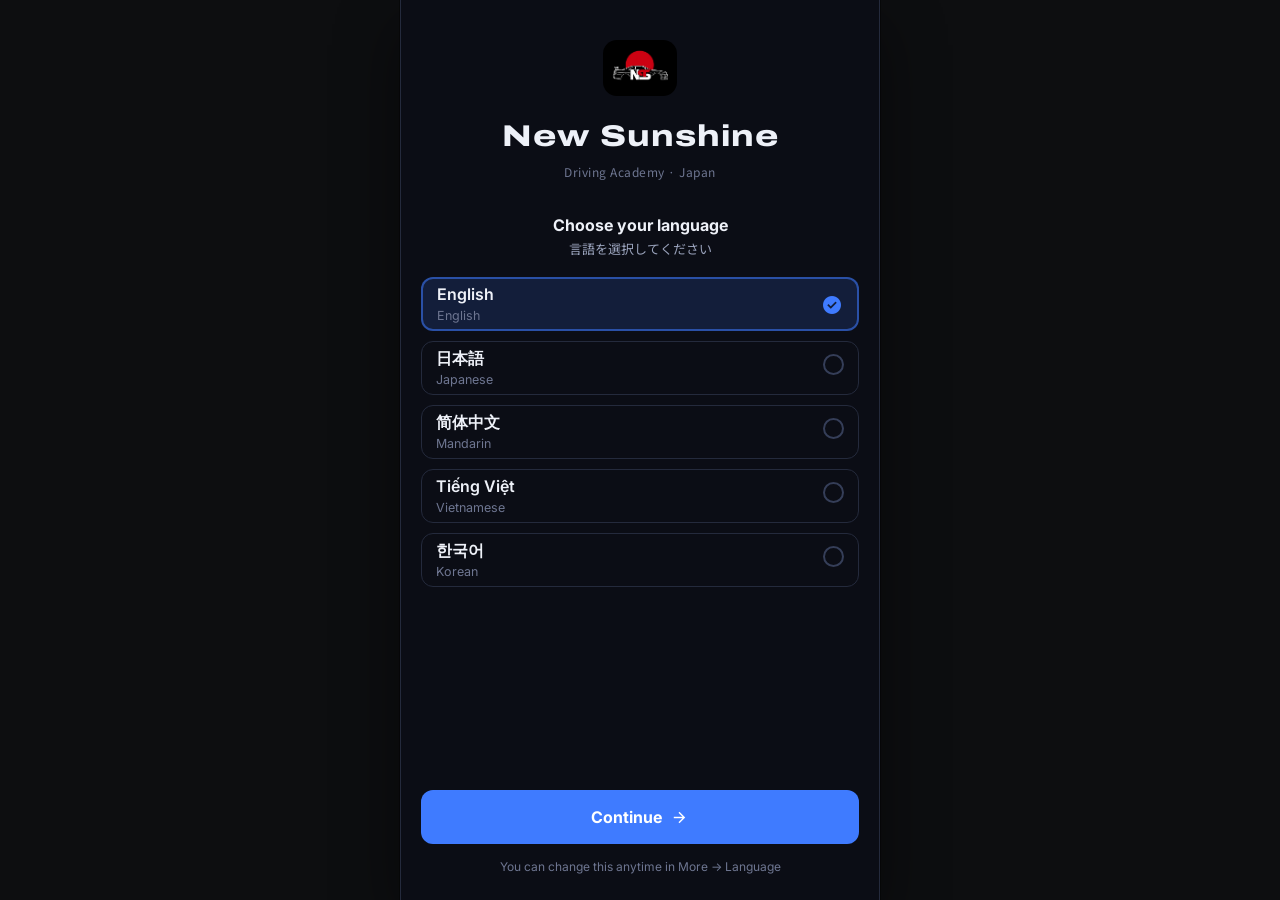
<file: index.html>
<!DOCTYPE html>
<html lang="en">
<head>
  <meta charset="utf-8">
  <meta name="viewport" content="width=device-width, initial-scale=1, viewport-fit=cover">
  <title>New Sunshine — International Driving School, Japan</title>
  <link rel="icon" type="image/png" href="logo.JPG">
  <link rel="apple-touch-icon" href="logo.JPG">

  <link rel="preconnect" href="https://fonts.googleapis.com">
  <link rel="preconnect" href="https://fonts.gstatic.com" crossorigin>
  <link href="https://fonts.googleapis.com/css2?family=Archivo:wdth,wght@62..125,400..900&family=Inter:wght@400;500;600;700;800&family=Noto+Sans+JP:wght@400;500;700&family=Noto+Sans+SC:wght@400;500;700&family=JetBrains+Mono:wght@400;500;700&family=Material+Symbols+Outlined:opsz,wght,FILL,GRAD@24,400,0..1,0&display=swap" rel="stylesheet">

  <link rel="stylesheet" href="css/tokens.css">
  <link rel="stylesheet" href="css/base.css">
  <link rel="stylesheet" href="css/components.css">
  <link rel="stylesheet" href="css/screens.css">
</head>
<body>
  <!-- App device column. The shell renders top bar / content / tab bar into #app. -->
  <div id="app" class="app-frame">
    <header id="topbar"></header>
    <main id="content" class="content" tabindex="-1"></main>
    <nav id="tabbar" class="tabbar" aria-label="Primary"></nav>
  </div>

  <!-- Language switcher sheet (toggled by the top-bar pill / More → Language) -->
  <div id="lang-sheet" class="sheet" hidden></div>

  <script type="module" src="js/main.js"></script>
</body>
</html>
</file>
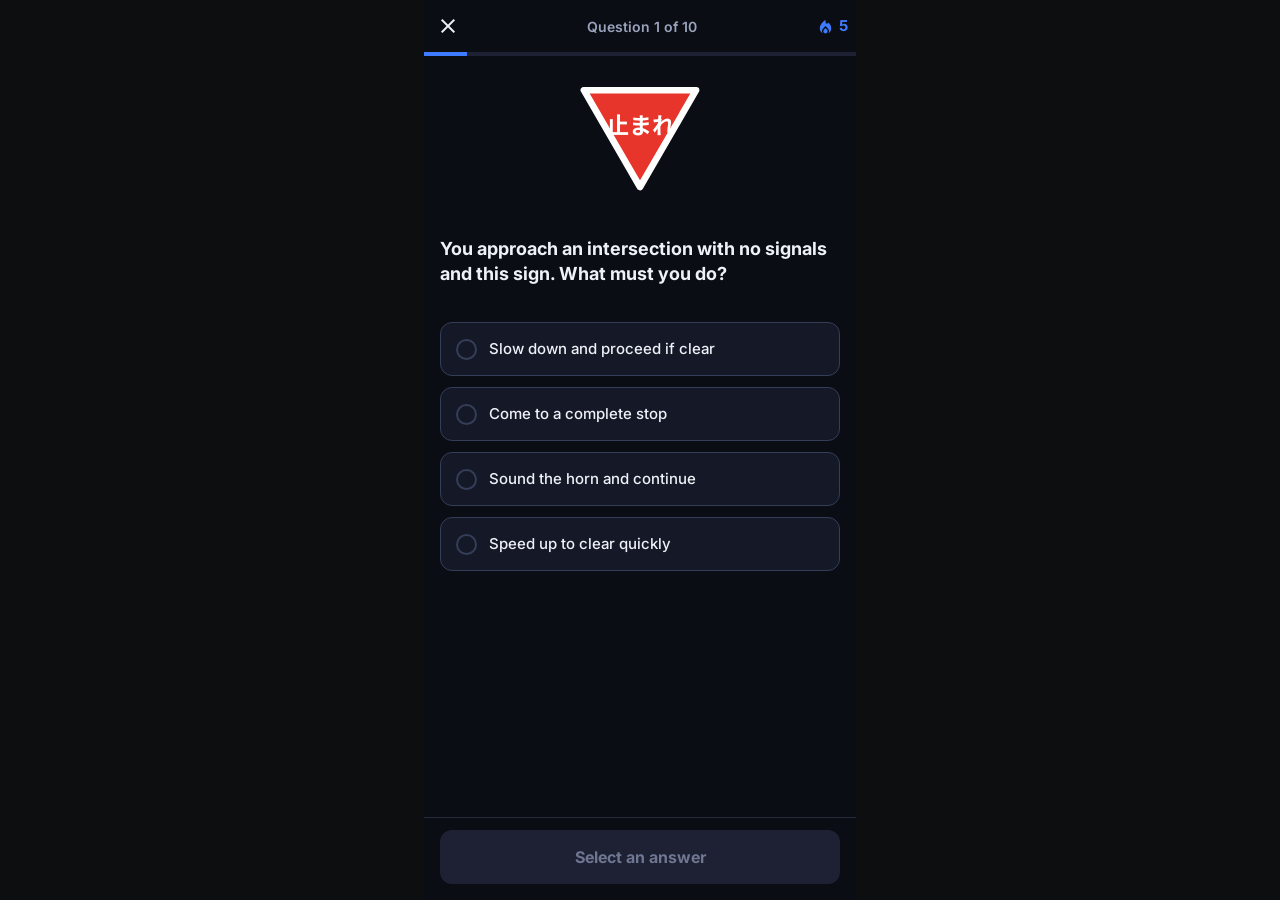
<file: _drive.html>
<!DOCTYPE html><html><head><meta charset="utf-8"><meta name="viewport" content="width=device-width,initial-scale=1">
<style>html,body{margin:0;background:#0d0e10}#f{border:0;display:block;margin:0 auto}</style></head>
<body><iframe id="f" width="432" height="900"></iframe>
<script>
// TEMP QA driver. params: topic, adv (advance N questions), pick (reveal). Deleted after QA.
const p = new URLSearchParams(location.search);
const topic = p.get('topic') || 'signs';
const adv = Number(p.get('adv') || 0);
const pick = p.get('pick');
localStorage.setItem('torque.lang', JSON.stringify(p.get('lang') || 'en'));
localStorage.setItem('torque.quiz', JSON.stringify({ xp: 100, streak: 5, level: 1, lastTopic: topic, topicProgress:{}, unlockedNotes:[], missed:[] }));
const f = document.getElementById('f');
f.src = '/index.html#/study/quiz';
const sleep = (ms) => new Promise(r => setTimeout(r, ms));
f.onload = async () => {
  await sleep(1500);
  const d = () => f.contentDocument;
  for (let i = 0; i < adv; i++) {
    d().querySelector('[data-opt]')?.click(); await sleep(120);
    d().querySelector('[data-check]')?.click(); await sleep(120);
    d().querySelector('[data-next]')?.click(); await sleep(180);
  }
  if (pick != null) {
    const opts = d().querySelectorAll('[data-opt]');
    if (opts[Number(pick)]) opts[Number(pick)].click(); await sleep(150);
    d().querySelector('[data-check]')?.click();
  }
};
</script></body></html>
</file>
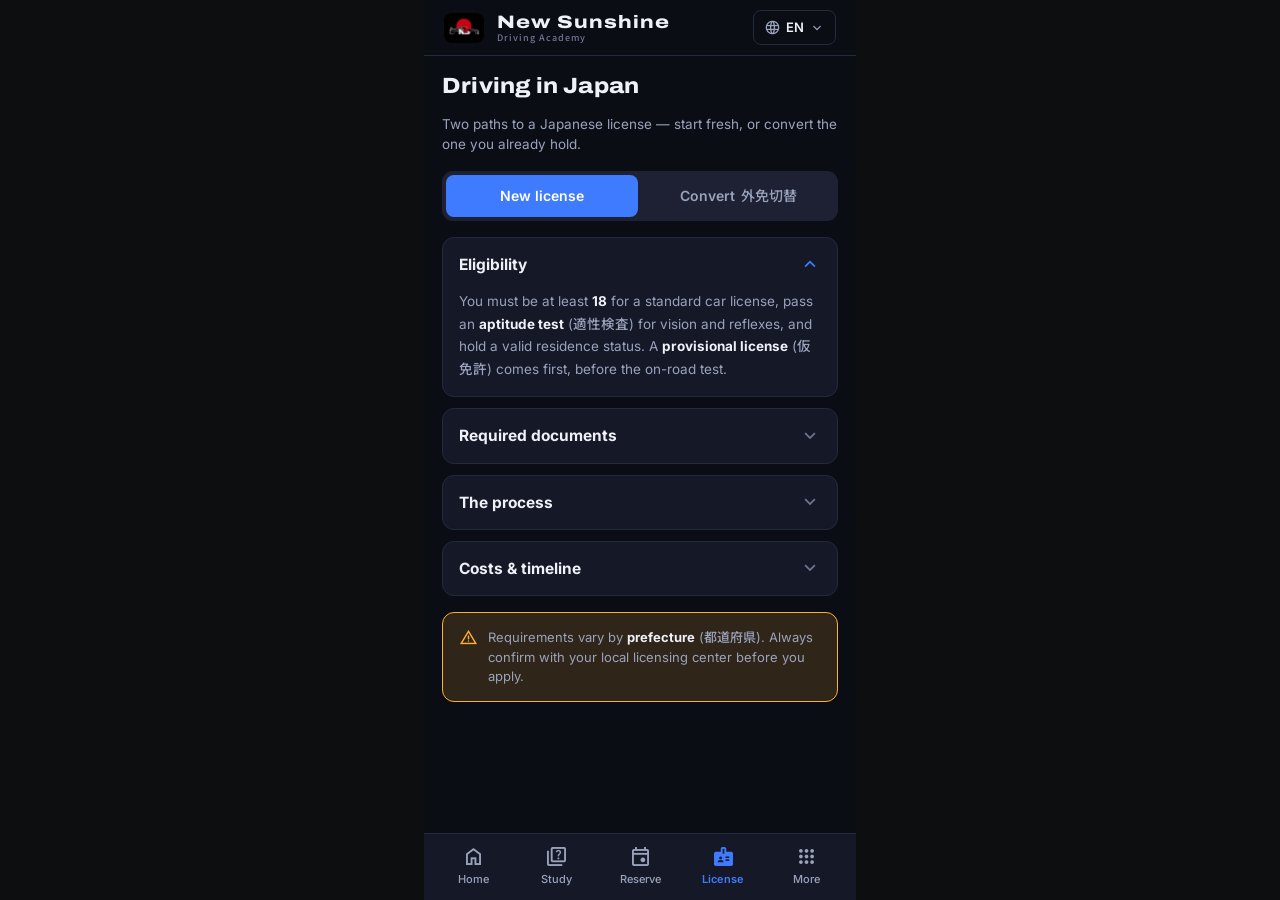
<file: _lic.html>
<!DOCTYPE html><html><head><meta charset="utf-8"><style>html,body{margin:0;background:#0d0e10}#f{border:0;display:block;margin:0 auto}</style></head>
<body><iframe id="f" width="432" height="900"></iframe><script>
localStorage.setItem('torque.lang', JSON.stringify('en'));
const f=document.getElementById('f'); f.src='/index.html#/license';
f.onload=()=>setTimeout(()=>{ f.contentDocument.querySelector('[data-mode="convert"]')?.click(); },1500);
</script></body></html>
</file>
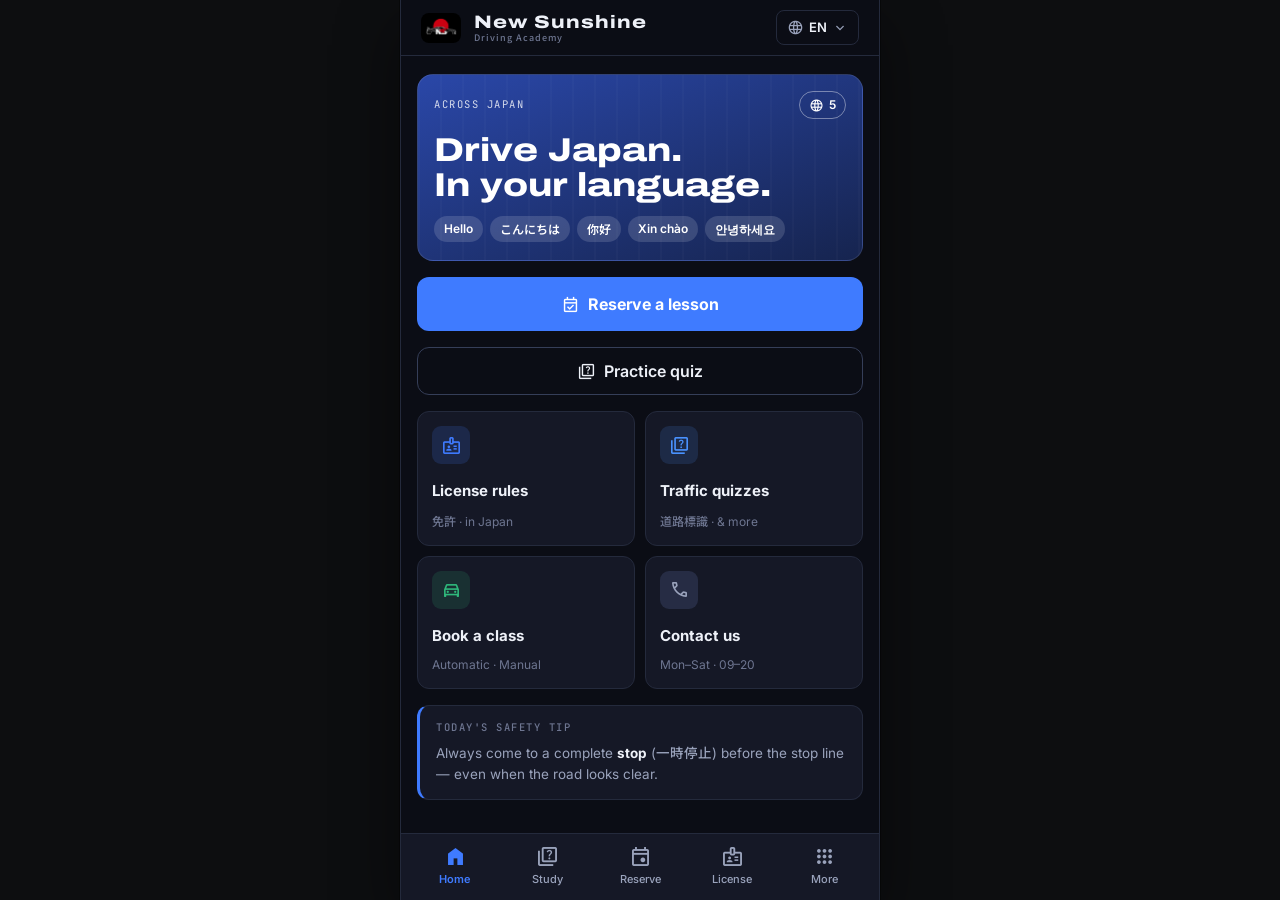
<file: _seed.html>
<!DOCTYPE html><html><head><meta charset="utf-8"></head><body><script>
// TEMP verification helper — seeds localStorage then redirects. Deleted after QA.
const p = new URLSearchParams(location.search);
localStorage.setItem('torque.lang', JSON.stringify(p.get('lang') || 'en'));
if (p.get('returning')) {
  localStorage.setItem('torque.quiz', JSON.stringify({
    xp: 1240, streak: 12, level: 4,
    topicProgress: { signs: 12, row: 3, highway: 0, markings: 6 },
    unlockedNotes: [
      { id: 'signs1', topicId: 'signs', learned: true },
      { id: 'row5', topicId: 'signs', learned: true },
      { id: 'hw1', topicId: 'signs', learned: false },
    ],
    missed: ['hw1'], lastTopic: 'markings',
  }));
}
if (p.get('draft')) {
  localStorage.setItem('torque.reserveDraft', JSON.stringify({
    lesson: { id: 'program4w', duration: 50, price: 200000 },
    date: { dow: 'Wed', day: 18 }, time: '11:00',
    name: 'Mai Tran', phone: '080-1234-5678', email: 'mai.tran@email.com', note: '',
    code: p.get('code') ? 'TQ-8F4K' : null,
  }));
}
location.replace('/index.html#' + (p.get('to') || '/home'));
</script></body></html>
</file>
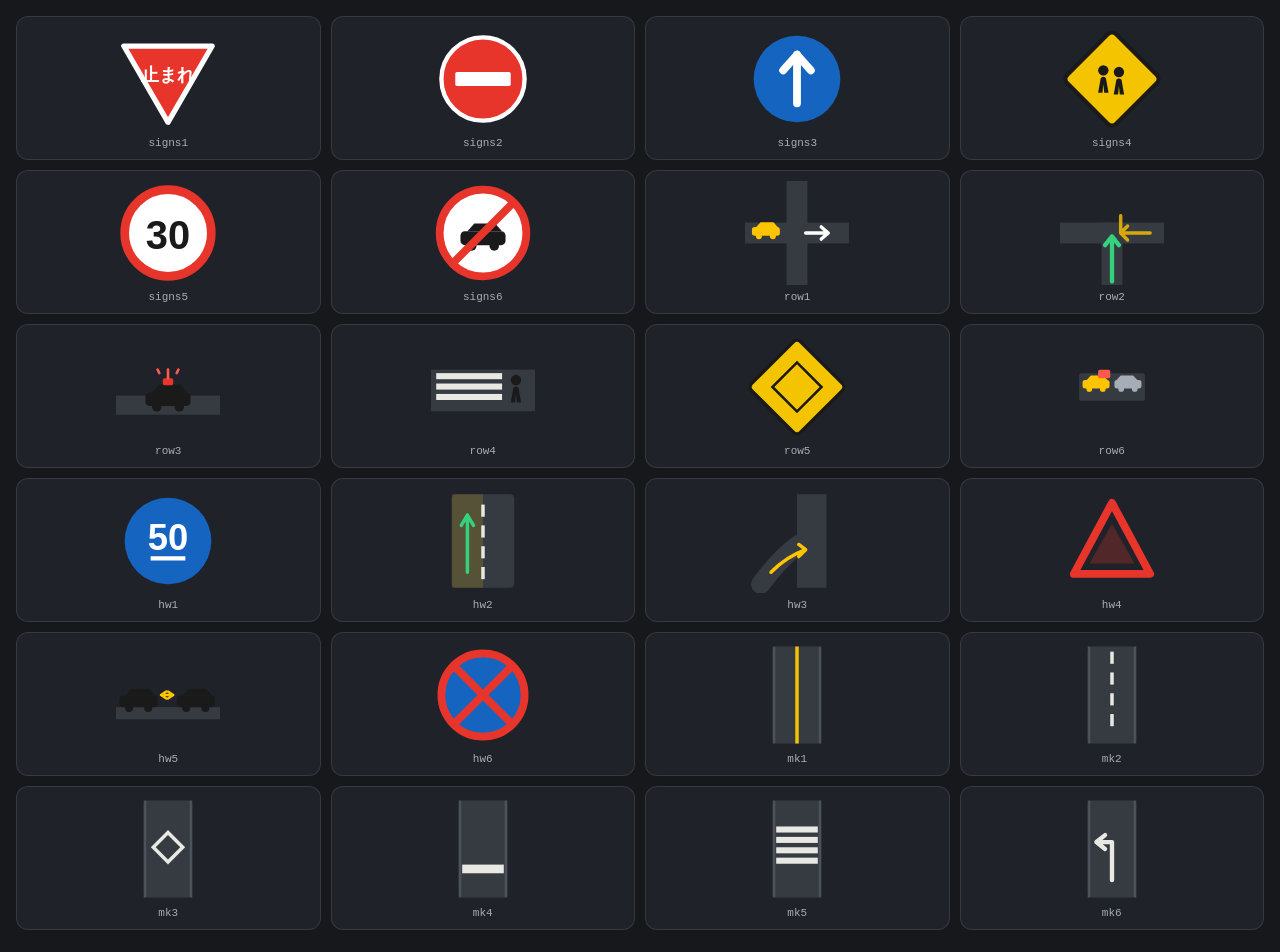
<file: _signs.html>
<!DOCTYPE html><html><head><meta charset="utf-8">
<link rel="stylesheet" href="css/tokens.css"><link rel="stylesheet" href="css/base.css">
<style>body{background:#16181b;margin:0;padding:16px;font-family:Inter,sans-serif}
.grid{display:grid;grid-template-columns:repeat(4,1fr);gap:10px}
.cell{background:#1f2329;border:0.5px solid rgba(255,255,255,.1);border-radius:12px;padding:10px;display:flex;flex-direction:column;align-items:center;gap:6px}
.cell svg{width:104px;height:104px}
.lab{font:11px JetBrains Mono,monospace;color:#a6adb6}</style></head>
<body><div class="grid" id="g"></div>
<script type="module">
import { signFor } from './js/components/signs.js';
const ids=['signs1','signs2','signs3','signs4','signs5','signs6','row1','row2','row3','row4','row5','row6','hw1','hw2','hw3','hw4','hw5','hw6','mk1','mk2','mk3','mk4','mk5','mk6'];
document.getElementById('g').innerHTML = ids.map(id=>`<div class="cell">${signFor(id)}<span class="lab">${id}</span></div>`).join('');
</script></body></html>
</file>
<file: css/tokens.css>
/* Torque — design tokens. Values verbatim from design-reference :root (gallery-only
   --canvas / --canvas-grid intentionally excluded — see design-tokens.md). */
:root {
  --bg-page: #0B0D15;
  --bg-card: #151826;
  --bg-inset: #1D2133;
  --bg-elevated: #262C44;

  --text-primary: #EEF1F8;
  --text-secondary: #9AA3BC;
  --text-tertiary: #6E7691;

  --border: #242A3C;
  --border-strong: #353E58;

  --accent: #3F7BFF;            /* brand azure (was #FFC400) */
  --accent-ink: #FFFFFF;        /* white label on azure (was near-black) */
  --accent-soft: rgba(63, 123, 255, 0.16);

  /* spec-named aliases + primary ramp */
  --primary: var(--accent);
  --on-primary: var(--accent-ink);
  --primary-tint: var(--accent-soft);
  --primary-hover: #5C90FF;
  --primary-press: #2E66E6;
  --primary-border: rgba(63, 123, 255, 0.55);
  --focus-ring: rgba(63, 123, 255, 0.45);

  --hero-from: #2A47A8;
  --hero-to: #16244F;

  --red: #FF5A4D;
  --red-soft: rgba(255, 90, 77, 0.15);
  --green: #2FB87B;
  --green-soft: rgba(47, 184, 123, 0.15);
  --success: var(--green);
  --amber: #FFAE34;
  --amber-soft: rgba(255, 174, 52, 0.15);
  --info: #4A93FF;
  --info-soft: rgba(74, 147, 255, 0.15);

  /* font stacks. CJK faces are applied directly by the `.jp` rules in base.css,
     which swap per <html lang> (e.g. Noto Sans SC for zh). */
  --font-display: 'Archivo', system-ui, sans-serif;
  --font-ui: 'Inter', system-ui, sans-serif;
  --font-mono: 'JetBrains Mono', ui-monospace, monospace;
}

@keyframes torqueReveal {
  from { opacity: 0; transform: translateY(8px); }
  to   { opacity: 1; transform: none; }
}
@keyframes spin { to { transform: rotate(360deg); } }
@keyframes flamePulse {
  0%, 100% { transform: scale(1); }
  50%      { transform: scale(1.12); }
}
@keyframes screenIn {
  from { opacity: 0; transform: translateY(6px); }
  to   { opacity: 1; transform: none; }
}
</file>
<file: css/base.css>
/* ---- reset & typography ---- */
* { box-sizing: border-box; }
html, body { margin: 0; padding: 0; }
html { -webkit-text-size-adjust: 100%; }

body {
  font-family: var(--font-ui);
  color: var(--text-primary);
  background: #0d0e10;                 /* darker page gutter behind the app column */
  line-height: 1.5;
  -webkit-font-smoothing: antialiased;
  text-rendering: optimizeLegibility;
}

/* author display rules otherwise beat the UA [hidden] rule — enforce it */
[hidden] { display: none !important; }

button { font: inherit; color: inherit; cursor: pointer; }
a { color: inherit; text-decoration: none; }
input, textarea, select { font: inherit; }

/* CJK parentheticals keep a CJK face even in EN/ZH UI */
.jp { font-family: 'Noto Sans JP', sans-serif; font-weight: 500; }
html[lang="zh"] .jp { font-family: 'Noto Sans SC', 'Noto Sans JP', sans-serif; }
.muted { color: var(--text-tertiary); font-weight: 400; }

/* Material Symbols */
.msi {
  font-family: 'Material Symbols Outlined';
  font-weight: normal;
  font-style: normal;
  line-height: 1;
  letter-spacing: normal;
  white-space: nowrap;
  direction: ltr;
  display: inline-flex;
  align-items: center;
  justify-content: center;
  -webkit-font-feature-settings: 'liga';
  font-variation-settings: 'FILL' 0;
  vertical-align: middle;
}

/* hide scrollbars (matches reference) but keep scrollability */
::-webkit-scrollbar { width: 0; height: 0; }
* { scrollbar-width: none; }

:focus-visible {
  outline: 2px solid var(--accent);
  outline-offset: 2px;
  border-radius: 4px;
}

/* ---- app frame (the centered phone column) ---- */
.app-frame {
  position: relative;
  display: flex;
  flex-direction: column;
  width: 100%;
  max-width: 480px;
  height: 100vh;
  height: 100dvh;
  margin: 0 auto;
  background: var(--bg-page);
  overflow: hidden;
}
/* Desktop / tablet: once the viewport is wider than the column, frame the
   centered column so it reads as a deliberate panel rather than a floating strip.
   Kicks in right at the column's max-width so there is never a borderless gap. */
@media (min-width: 481px) {
  .app-frame {
    border-left: 0.5px solid var(--border);
    border-right: 0.5px solid var(--border);
    box-shadow: 0 0 0 1px rgba(0, 0, 0, 0.4), 0 24px 60px rgba(0, 0, 0, 0.45);
  }
}

/* ---- content area ---- */
.content {
  flex: 1 1 auto;
  overflow-y: auto;
  -webkit-overflow-scrolling: touch;
  background: var(--bg-page);
  position: relative;
}
.content--in { animation: screenIn 0.18s ease both; }
.content:focus { outline: none; }

/* ---- top bars ---- */
.topbar {
  flex: 0 0 auto;
  height: 56px;
  display: flex;
  align-items: center;
  justify-content: space-between;
  border-bottom: 0.5px solid var(--border);
  background: var(--bg-page);
}
.topbar--home { padding: 0 20px; }
.topbar--back { padding: 0 12px 0 8px; }

.brand { display: flex; align-items: center; gap: 13px; }
.brand__logo {
  width: 40px; height: 30px;
  background: url('../logo.png') center / contain no-repeat;
  border-radius: 8px;
}
.brand__text { display: flex; flex-direction: column; line-height: 1; }
.brand__mark {
  font-family: var(--font-display);
  font-weight: 800; font-stretch: 125%;
  font-size: 18px; letter-spacing: 1px;
  color: var(--text-primary);
}
.brand__sub {
  font-family: 'Noto Sans JP', sans-serif;
  font-size: 9px; letter-spacing: 1px;
  color: var(--text-tertiary); margin-top: 2px;
}

.langpill {
  display: flex; align-items: center; gap: 5px;
  padding: 7px 10px;
  border: 0.5px solid var(--border);
  border-radius: 8px;
  background: transparent;
  color: var(--text-secondary);
}
.langpill__code { font-size: 13px; font-weight: 600; color: var(--text-primary); }
.langind {
  display: flex; align-items: center; gap: 4px;
  padding: 7px 9px; background: transparent;
  color: var(--text-secondary);
}

.backbar__left { display: flex; align-items: center; gap: 2px; min-width: 0; }
.iconbtn {
  width: 40px; height: 40px;
  display: flex; align-items: center; justify-content: center;
  background: transparent; border: 0; color: var(--text-primary);
}
.backbar__title {
  font-weight: 700; font-size: 17px; color: var(--text-primary);
  white-space: nowrap; overflow: hidden; text-overflow: ellipsis;
}

/* ---- bottom tab bar ---- */
.tabbar {
  flex: 0 0 auto;
  display: flex;
  justify-content: space-around;
  align-items: flex-start;
  padding: 8px 8px 12px;
  border-top: 0.5px solid var(--border);
  background: var(--bg-card);
}
.tab {
  flex: 1;
  min-height: 46px;
  display: flex; flex-direction: column; align-items: center; gap: 3px;
  padding-top: 3px;
  color: var(--text-secondary);
}
.tab__label { font-size: 11px; font-weight: 500; }
.tab--active { color: var(--accent); }
.tab--active .tab__label { font-weight: 600; }

/* ---- language switcher sheet ---- */
.sheet { position: fixed; inset: 0; z-index: 100; }
.sheet__scrim { position: absolute; inset: 0; background: rgba(0,0,0,0.55); animation: screenIn 0.15s ease; }
.sheet__panel {
  position: absolute;
  left: 50%; bottom: 0; transform: translateX(-50%);
  width: 100%; max-width: 480px;
  background: var(--bg-card);
  border-top-left-radius: 18px; border-top-right-radius: 18px;
  border-top: 0.5px solid var(--border);
  padding: 10px 16px calc(20px + env(safe-area-inset-bottom));
  animation: sheetUp 0.22s ease;
}
@keyframes sheetUp { from { transform: translate(-50%, 100%); } to { transform: translate(-50%, 0); } }
.sheet__handle {
  width: 38px; height: 4px; border-radius: 2px;
  background: var(--border-strong); margin: 4px auto 12px;
}
.sheet__title {
  margin: 0 0 12px; font-family: var(--font-display);
  font-weight: 800; font-stretch: 108%; font-size: 19px;
}
.sheet__list { display: flex; flex-direction: column; gap: 8px; }
.langrow {
  display: flex; align-items: center; justify-content: space-between;
  min-height: 54px; padding: 0 14px;
  background: var(--bg-page);
  border: 0.5px solid var(--border); border-radius: 12px;
  text-align: left;
}
.langrow--sel { border: 2px solid var(--primary-border); background: var(--accent-soft); }
.langrow__text { display: flex; flex-direction: column; gap: 1px; }
.langrow__native { font-size: 16px; font-weight: 600; color: var(--text-primary); }
.langrow__en { font-size: 12.5px; color: var(--text-tertiary); }
.langrow__check { color: var(--accent); }
.radio {
  display: inline-block; flex: 0 0 auto;
  width: 21px; height: 21px; border-radius: 50%;
  border: 2px solid var(--border-strong);
  background: transparent;
}
</file>
<file: css/components.css>
/* ============ shared screen scaffolding ============ */
.screen {
  display: flex;
  flex-direction: column;
  gap: 16px;
  padding: 18px 16px 28px;
}
.screen--list { padding: 18px 18px 28px; }

.h-display {
  font-family: var(--font-display);
  font-weight: 800; font-stretch: 112%;
  font-size: 23px; line-height: 1.1;
  letter-spacing: 0.2px; color: var(--text-primary);
  margin: 0;
}
.h-screen { font-size: 22px; }
.subnote { font-size: 13.5px; color: var(--text-secondary); margin: 0; }

.eyebrow {
  font-family: var(--font-mono);
  font-size: 10.5px; font-weight: 500;
  letter-spacing: 1.5px; text-transform: uppercase;
  color: var(--text-tertiary);
}
.section-label {
  font-size: 13px; font-weight: 600; letter-spacing: 0.5px;
  color: var(--text-tertiary); margin: 4px 0 0;
}

.card {
  background: var(--bg-card);
  border: 0.5px solid var(--border);
  border-radius: 12px;
  padding: 15px;
}
.list-stack { display: flex; flex-direction: column; gap: 11px; }

.body-rich b { color: var(--text-primary); font-weight: 700; }

/* ============ buttons ============ */
.btn {
  display: inline-flex; align-items: center; justify-content: center;
  gap: 8px;
  width: 100%;
  border: 0; border-radius: 12px;
  font-family: var(--font-ui); font-weight: 700; font-size: 16px;
  min-height: 54px;
  background: var(--bg-elevated); color: var(--text-primary);
  transition: filter 0.15s ease, background 0.15s ease, opacity 0.15s ease;
}
.btn:active { filter: brightness(0.92); }
.btn--primary { background: var(--accent); color: var(--accent-ink); }
.btn--secondary {
  background: transparent; color: var(--text-primary);
  border: 0.5px solid var(--border-strong); min-height: 48px; font-weight: 600;
}
.btn--small { min-height: 46px; font-size: 15px; }
.btn--ghost {
  background: var(--accent-soft); color: var(--accent);
  border: 1.5px solid var(--accent); font-weight: 700;
}
.btn--disabled, .btn:disabled {
  background: var(--bg-inset); color: var(--text-tertiary);
  cursor: default; pointer-events: none;
}
.btn-row { display: flex; gap: 10px; }
.btn-row > .btn { flex: 1; }
.btn .msi { font-size: 19px; }

/* ============ inputs ============ */
.field { display: flex; flex-direction: column; gap: 6px; }
.field__label { font-size: 13px; font-weight: 600; color: var(--text-secondary); }
.field__label .opt { color: var(--text-tertiary); font-weight: 400; }
.input, .textarea {
  width: 100%;
  background: var(--bg-inset);
  border: 0.5px solid var(--border-strong);
  border-radius: 10px;
  color: var(--text-primary);
  padding: 0 14px;
  height: 50px;
}
.textarea { height: 84px; padding: 13px 14px; resize: vertical; line-height: 1.5; }
.input::placeholder, .textarea::placeholder { color: var(--text-tertiary); }
.input:focus, .textarea:focus { outline: none; border-color: var(--accent); }
/* Keep autofilled values (e.g. email) as plain input text, not the browser's blue overlay. */
.input:-webkit-autofill, .input:-webkit-autofill:hover, .input:-webkit-autofill:focus,
.textarea:-webkit-autofill {
  -webkit-text-fill-color: var(--text-primary);
  -webkit-box-shadow: 0 0 0 1000px var(--bg-inset) inset;
  caret-color: var(--text-primary);
  border-color: var(--border-strong);
}
.input--error, .textarea--error { border-width: 1.5px; border-color: var(--red); }
.field__error {
  display: flex; align-items: center; gap: 4px;
  font-size: 12.5px; color: var(--red);
}
.field__error .msi { font-size: 15px; }

/* error banner */
.banner {
  display: flex; align-items: center; gap: 8px;
  font-size: 13.5px; color: var(--text-primary);
  background: var(--red-soft); border: 0.5px solid var(--red);
  border-radius: 10px; padding: 12px 14px;
}
.banner .msi { font-size: 19px; color: var(--red); }

/* ============ callouts ============ */
.callout {
  background: var(--bg-card);
  border: 0.5px solid var(--border);
  border-radius: 12px;
  padding: 14px 16px;
}
.callout--left { border-left: 3px solid var(--accent); }
.callout--amber {
  background: var(--amber-soft); border: 0.5px solid var(--amber);
  display: flex; gap: 10px; align-items: flex-start;
  font-size: 13px; line-height: 1.5; color: var(--text-secondary);
}
.callout--amber .msi { font-size: 19px; color: var(--amber); flex: 0 0 auto; margin-top: 1px; }
.callout--info {
  background: var(--info-soft); border: 0.5px solid var(--info);
  display: flex; gap: 10px; align-items: flex-start;
  font-size: 13px; line-height: 1.5; color: var(--text-secondary);
}
.callout--info .msi { font-size: 19px; color: var(--info); flex: 0 0 auto; margin-top: 1px; }
.callout__eyebrow { display: block; margin-bottom: 6px; }
.callout__body { font-size: 13.5px; line-height: 1.55; color: var(--text-secondary); }
.callout__body b { color: var(--text-primary); }

.placeholder-note {
  display: flex; align-items: center; gap: 8px; justify-content: center;
  border: 0.5px dashed var(--border-strong); border-radius: 10px;
  padding: 11px 12px; color: var(--text-tertiary);
  font-family: var(--font-mono); font-size: 10px; letter-spacing: 1px;
  text-align: center;
}
.placeholder-note .msi { font-size: 15px; }

/* ============ chips & pills ============ */
.chip {
  display: inline-flex; align-items: center; gap: 5px;
  padding: 5px 10px; border-radius: 8px;
  background: var(--bg-inset); color: var(--text-secondary);
  font-size: 12px; font-weight: 600;
}
.chip--accent { background: var(--accent); color: var(--accent-ink); }
.chip--green { background: var(--green-soft); color: var(--green); }
.chip--info { background: var(--info-soft); color: var(--info); }
.chip--accent-soft { background: var(--accent-soft); color: var(--accent); }

.filter-pill {
  padding: 7px 14px; border-radius: 20px; font-size: 13px; font-weight: 600;
  background: var(--bg-inset); color: var(--text-secondary); border: 0;
}
.filter-pill--active { background: var(--accent); color: var(--accent-ink); }

/* ============ stepper ============ */
.stepper { display: flex; flex-direction: column; gap: 8px; }
.stepper__label {
  font-family: var(--font-mono); font-size: 10.5px; font-weight: 500;
  letter-spacing: 1.5px; color: var(--text-tertiary);
}
.stepper__bars { display: flex; gap: 5px; }
.stepper__seg { flex: 1; height: 4px; border-radius: 2px; background: var(--bg-inset); }
.stepper__seg--on { background: var(--accent); }

/* ============ option / selectable cards ============ */
.option {
  display: flex; align-items: center; gap: 13px;
  padding: 15px; border-radius: 12px;
  background: var(--bg-card); border: 0.5px solid var(--border);
  width: 100%; text-align: left;
  transition: border-color 0.15s ease, background 0.15s ease;
}
.option--selected { border: 2px solid var(--primary-border); background: var(--accent-soft); padding: 14px; }
.option__icon {
  width: 44px; height: 44px; flex: 0 0 auto;
  border-radius: 10px; background: var(--bg-inset);
  display: flex; align-items: center; justify-content: center;
  color: var(--text-secondary);
}
.option__icon .msi { font-size: 22px; }
.option--selected .option__icon { background: var(--accent); color: var(--accent-ink); }
.option__body { flex: 1; min-width: 0; }
.option__title { font-size: 16px; font-weight: 700; color: var(--text-primary); }
.option__sub { font-size: 13px; color: var(--text-secondary); margin-top: 1px; }
.option__price { font-family: var(--font-display); font-weight: 700; font-size: 16px; }

/* ============ date pills & time slots ============ */
.daterow { display: flex; gap: 8px; flex-wrap: wrap; }
.datepill {
  width: 60px; min-height: 60px;
  display: flex; flex-direction: column; align-items: center; justify-content: center; gap: 2px;
  border-radius: 10px; background: var(--bg-card); border: 0.5px solid var(--border);
}
.datepill--sel { border: 2px solid var(--primary-border); background: var(--accent-soft); }
.datepill__dow { font-size: 11px; color: var(--text-tertiary); }
.datepill__day { font-size: 17px; font-weight: 700; color: var(--text-primary); }

.slotrow { display: flex; gap: 8px; flex-wrap: wrap; }
.slot {
  min-width: 64px; min-height: 44px; padding: 0 10px;
  display: flex; align-items: center; justify-content: center;
  border-radius: 10px; background: var(--bg-card); border: 0.5px solid var(--border);
  font-size: 15px; font-weight: 600; color: var(--text-primary);
}
.slot--sel { border: 2px solid var(--primary-border); background: var(--accent-soft); font-weight: 700; }
.slot--booked {
  text-decoration: line-through; opacity: 0.55; color: var(--text-tertiary);
  pointer-events: none;
}
.legend { font-size: 12px; color: var(--text-tertiary); }

.summary-chip {
  display: flex; align-items: center; gap: 9px;
  background: var(--bg-card); border: 0.5px solid var(--border);
  border-radius: 10px; padding: 11px 13px;
  font-size: 14px; color: var(--text-secondary);
}
.summary-chip .msi { font-size: 19px; color: var(--text-secondary); }

/* ============ segmented control ============ */
.segmented {
  display: flex; gap: 4px; padding: 4px;
  background: var(--bg-inset); border-radius: 11px;
}
.segmented__btn {
  flex: 1; min-height: 42px; border: 0; border-radius: 8px;
  background: transparent; color: var(--text-secondary);
  font-size: 14px; font-weight: 600;
  display: inline-flex; align-items: center; justify-content: center; gap: 6px;
}
.segmented__btn--active { background: var(--accent); color: var(--accent-ink); }

/* ============ accordion ============ */
.acc { background: var(--bg-card); border: 0.5px solid var(--border); border-radius: 12px; overflow: hidden; }
.acc__head {
  width: 100%; display: flex; align-items: center; justify-content: space-between; gap: 10px;
  padding: 15px 16px; background: transparent; border: 0; text-align: left;
}
.acc__title { font-size: 15.5px; font-weight: 700; color: var(--text-primary); }
.acc__head .msi { font-size: 22px; color: var(--text-tertiary); }
.acc--open .acc__head .msi { color: var(--accent); }
.acc__body {
  padding: 0 16px 16px;
  font-size: 13.5px; line-height: 1.6; color: var(--text-secondary);
}
.acc__body b { color: var(--text-primary); }

/* ============ list rows (more hub, study topics) ============ */
.rows { background: var(--bg-card); border: 0.5px solid var(--border); border-radius: 12px; overflow: hidden; }
.row {
  display: flex; align-items: center; gap: 13px;
  padding: 15px 16px; width: 100%; text-align: left; background: transparent; border: 0;
  border-top: 0.5px solid var(--border);
}
.row:first-child { border-top: 0; }
.row__icon {
  width: 40px; height: 40px; flex: 0 0 auto; border-radius: 9px;
  display: flex; align-items: center; justify-content: center;
  background: var(--bg-inset); color: var(--text-secondary);
}
.row__icon .msi { font-size: 21px; }
.row__icon--info { background: var(--info-soft); color: var(--info); }
.row__icon--accent { background: var(--accent-soft); color: var(--accent); }
.row__body { flex: 1; min-width: 0; }
.row__title { font-size: 15px; font-weight: 600; color: var(--text-primary); }
.row__sub { font-size: 12.5px; color: var(--text-secondary); margin-top: 1px; }
.row__sub--green { color: var(--green); }
.row__value { font-size: 13.5px; color: var(--text-secondary); }
.row__chev { color: var(--text-tertiary); }
.row__chev .msi { font-size: 22px; }

/* ============ stat cards ============ */
.statgrid { display: grid; grid-template-columns: 1fr 1fr 1fr; gap: 10px; }
.stat {
  background: var(--bg-card); border: 0.5px solid var(--border);
  border-radius: 12px; padding: 13px 12px;
  display: flex; flex-direction: column; align-items: flex-start; gap: 4px;
}
.stat--dashed { border: 0.5px dashed var(--border-strong); opacity: 0.85; }
.stat__icon .msi { font-size: 20px; }
.stat__num { font-family: var(--font-display); font-weight: 800; font-size: 21px; line-height: 1; }
.stat__label { font-size: 11.5px; color: var(--text-tertiary); }

/* ============ review table ============ */
.rev-table { background: var(--bg-card); border: 0.5px solid var(--border); border-radius: 14px; overflow: hidden; }
.rev-row { display: flex; align-items: center; justify-content: space-between; gap: 12px; padding: 15px; border-top: 0.5px solid var(--border); }
.rev-row:first-child { border-top: 0; }
.rev-row__k { font-size: 13.5px; color: var(--text-tertiary); }
.rev-row__v { font-size: 14.5px; font-weight: 600; color: var(--text-primary); text-align: right; }
.rev-row--total { background: var(--bg-inset); }
.rev-row--total .rev-row__k { font-size: 14px; color: var(--text-secondary); font-weight: 600; }
.rev-row--total .rev-row__v { font-family: var(--font-display); font-weight: 800; font-size: 19px; }

/* ============ progress bar ============ */
.progress { height: 6px; border-radius: 3px; background: var(--bg-inset); overflow: hidden; }
.progress__fill { height: 100%; background: var(--accent); border-radius: 3px; }
.progress__fill--grad { background: linear-gradient(90deg, var(--accent), var(--green)); }
</file>
<file: css/screens.css>
/* ============ onboarding ============ */
.onb { display: flex; flex-direction: column; min-height: 100%; padding: 24px 20px 20px; }
.onb__head { display: flex; flex-direction: column; align-items: center; gap: 4px; margin: 16px 0 18px; }
.onb__logo {
  width: 74px; height: 56px;
  background: url('../logo.png') center / contain no-repeat;
  border-radius: 14px;
  margin-bottom: 14px;
}
.onb__mark {
  font-family: var(--font-display); font-weight: 800; font-stretch: 125%;
  font-size: 30px; letter-spacing: 1px; color: var(--text-primary);
}
.onb__sub { font-family: 'Noto Sans JP', sans-serif; font-size: 12px; color: var(--text-tertiary); letter-spacing: 0.5px; }
.onb__prompt { text-align: center; margin: 14px 0 4px; }
.onb__prompt-en { font-size: 16px; font-weight: 700; color: var(--text-primary); }
.onb__prompt-jp { font-family: 'Noto Sans JP', sans-serif; font-size: 13px; color: var(--text-secondary); margin-top: 2px; }
.onb__list { display: flex; flex-direction: column; gap: 10px; margin: 14px 0 0; }
.onb__spacer { flex: 1; min-height: 16px; }
.onb__continue { margin-top: 8px; }
.onb__footnote { text-align: center; font-size: 12px; color: var(--text-tertiary); margin: 14px 0 4px; }

/* ============ home hero ============ */
.hero {
  position: relative; overflow: hidden;
  border-radius: 16px; padding: 16px 16px 18px;
  background: linear-gradient(160deg, var(--hero-from), var(--hero-to));
  border: 0.5px solid rgba(255,255,255,0.10);
}
.hero::before {
  content: ''; position: absolute; inset: 0; pointer-events: none;
  background: repeating-linear-gradient(90deg, rgba(255,255,255,0.05) 0 2px, transparent 2px 22px);
  opacity: 0.4;
}
.hero > * { position: relative; }
.hero__top { display: flex; align-items: center; justify-content: space-between; margin-bottom: 14px; }
.hero__eyebrow { font-family: var(--font-mono); font-size: 10.5px; letter-spacing: 1.5px; color: rgba(255,255,255,0.8); }
.hero__pill {
  display: inline-flex; align-items: center; gap: 5px;
  padding: 4px 9px; border-radius: 20px;
  border: 0.5px solid rgba(255,255,255,0.4); color: #fff; font-size: 12px; font-weight: 600;
}
.hero__pill .msi { font-size: 15px; }
.hero__h1 {
  font-family: var(--font-display); font-weight: 800; font-stretch: 122%;
  font-size: 33px; line-height: 1.05; color: #fff; margin: 0 0 14px;
}
/* Translated headlines run longer than the English — shrink them to fit. */
html:not([lang="en"]) .hero__h1 { font-size: 27px; }
.hero__greets { display: flex; flex-wrap: wrap; gap: 7px; }
.greet-chip {
  padding: 4px 10px; border-radius: 20px;
  background: rgba(255,255,255,0.14); color: #fff; font-size: 12px; font-weight: 600;
}

.qa-grid { display: grid; grid-template-columns: 1fr 1fr; gap: 10px; }
.qa {
  min-height: 100px; padding: 14px;
  display: flex; flex-direction: column; gap: 8px;
  background: var(--bg-card); border: 0.5px solid var(--border); border-radius: 12px;
  text-align: left;
}
.qa__icon { width: 38px; height: 38px; border-radius: 9px; display: flex; align-items: center; justify-content: center; }
.qa__icon .msi { font-size: 21px; }
.qa__icon--accent { background: var(--accent-soft); color: var(--accent); }
.qa__icon--info { background: var(--info-soft); color: var(--info); }
.qa__icon--green { background: var(--green-soft); color: var(--green); }
.qa__icon--neutral { background: var(--bg-elevated); color: var(--text-secondary); }
.qa__spacer { flex: 1; }
.qa__title { font-size: 15px; font-weight: 700; color: var(--text-primary); }
.qa__sub { font-size: 12px; color: var(--text-tertiary); margin-top: 1px; }

/* ============ study quiz home ============ */
.continue-card {
  background: linear-gradient(135deg, var(--accent-soft), transparent);
  border: 0.5px solid var(--accent); border-radius: 14px; padding: 16px;
  display: flex; flex-direction: column; gap: 10px;
}
.continue-card__top { display: flex; align-items: baseline; justify-content: space-between; }
.continue-card__topic { font-size: 16px; font-weight: 700; color: var(--text-primary); }
.continue-card__frac { font-family: var(--font-mono); font-size: 13px; color: var(--text-secondary); }

.empty-card {
  background: var(--bg-card); border: 0.5px solid var(--border); border-radius: 14px;
  padding: 24px 20px; display: flex; flex-direction: column; align-items: center; gap: 12px; text-align: center;
}
.empty-card__icon {
  width: 64px; height: 64px; border-radius: 50%; background: var(--accent-soft);
  display: flex; align-items: center; justify-content: center; color: var(--accent);
}
.empty-card__icon .msi { font-size: 30px; }
.empty-card__h { font-family: var(--font-display); font-weight: 800; font-size: 19px; }
.empty-card__body { font-size: 13.5px; color: var(--text-secondary); line-height: 1.5; }
.empty-card__body b { color: var(--text-primary); }

.flame { color: var(--accent); }

/* ============ focused quiz / submitting / confirmed full-bleed ============ */
.focus-screen { display: flex; flex-direction: column; min-height: 100%; }
.focus-body { flex: 1; padding: 4px 16px 16px; display: flex; flex-direction: column; gap: 18px; }
.focus-footer { padding: 12px 16px calc(16px + env(safe-area-inset-bottom)); border-top: 0.5px solid var(--border); }

.quiz-head { display: flex; align-items: center; justify-content: space-between; height: 52px; padding: 0 8px 0 4px; }
.quiz-head__center { font-size: 14px; font-weight: 600; color: var(--text-secondary); }
.quiz-head__streak { display: inline-flex; align-items: center; gap: 4px; color: var(--accent); font-weight: 700; font-size: 15px; }
.quiz-head__streak .msi { font-size: 19px; animation: flamePulse 1.2s ease-in-out infinite; }
.quiz-progress { height: 4px; background: var(--bg-inset); }
.quiz-progress__fill { height: 100%; background: var(--accent); transition: width 0.3s ease; }

.sign-fig {
  align-self: center; margin: 6px 0 2px;
  display: flex; align-items: center; justify-content: center;
}
.sign-fig svg { display: block; }
.quiz-q { font-size: 18px; font-weight: 700; line-height: 1.4; color: var(--text-primary); }

.answer {
  display: flex; align-items: center; gap: 12px;
  min-height: 54px; padding: 0 15px;
  background: var(--bg-card); border: 0.5px solid var(--border-strong); border-radius: 12px;
  width: 100%; text-align: left; color: var(--text-primary); font-size: 15px; font-weight: 500;
}
.answer .radio { flex: 0 0 auto; }
.answer__icon { flex: 0 0 auto; }
.answer--correct { border: 2px solid var(--green); background: var(--green-soft); }
.answer--correct .answer__icon { color: var(--green); }
.answer--incorrect { border: 2px solid var(--red); background: var(--red-soft); }
.answer--incorrect .answer__icon { color: var(--red); }
.answer--dim { opacity: 0.5; }
.answer--sel { border: 2px solid var(--primary-border); background: var(--accent-soft); }
.answer--sel .radio { border-color: var(--accent); background: radial-gradient(circle, var(--accent) 4px, transparent 5px); }

.feedback {
  border-radius: 14px; padding: 15px 16px;
  animation: torqueReveal 0.4s ease both;
  display: flex; flex-direction: column; gap: 8px;
}
.feedback--correct { background: var(--green-soft); border: 0.5px solid var(--green); }
.feedback--incorrect { background: var(--red-soft); border: 0.5px solid var(--red); }
.feedback__head { display: flex; align-items: center; gap: 8px; font-weight: 700; font-size: 16px; }
.feedback--correct .feedback__head { color: var(--green); }
.feedback--incorrect .feedback__head { color: var(--red); }
.feedback__xp { margin-left: auto; font-family: var(--font-mono); font-size: 13px; font-weight: 700; }
.feedback__exp { font-size: 13.5px; line-height: 1.55; color: var(--text-secondary); }
.feedback__exp b { color: var(--text-primary); }

/* ============ submitting / confirmed ============ */
.center-screen {
  display: flex; flex-direction: column; align-items: center; justify-content: center;
  text-align: center; gap: 18px; min-height: 100%; padding: 36px 26px;
}
.spinner { width: 64px; height: 64px; position: relative; }
.spinner::before, .spinner::after { content: ''; position: absolute; inset: 0; border-radius: 50%; border: 4px solid var(--bg-inset); }
.spinner::after { border-color: var(--accent) transparent transparent transparent; animation: spin 0.9s linear infinite; }
.center-screen__h { font-family: var(--font-display); font-weight: 800; font-size: 22px; margin: 0; }
.center-screen__body { font-size: 14.5px; color: var(--text-secondary); line-height: 1.55; max-width: 250px; }

.success-icon {
  width: 74px; height: 74px; border-radius: 50%; background: var(--green-soft);
  display: flex; align-items: center; justify-content: center; color: var(--green);
}
.success-icon .msi { font-size: 42px; }

.confirmed-screen { display: flex; flex-direction: column; min-height: 100%; padding: 36px 22px 24px; }
.confirmed-top { flex: 1; display: flex; flex-direction: column; align-items: center; justify-content: center; text-align: center; gap: 18px; }
.code-card {
  width: 100%; background: var(--bg-card); border: 0.5px solid var(--border);
  border-radius: 14px; padding: 18px; display: flex; flex-direction: column; align-items: center; gap: 12px;
}
.code {
  font-family: var(--font-mono); font-weight: 700; font-size: 30px;
  letter-spacing: 5px; color: var(--accent);
  line-height: 1; white-space: nowrap; padding-left: 5px;
}
.code-card__hint { display: flex; align-items: center; gap: 6px; font-size: 12.5px; color: var(--text-tertiary); }
.code-card__hint .msi { font-size: 15px; }
.whatsnext { width: 100%; text-align: left; background: var(--bg-card); border: 0.5px solid var(--border); border-radius: 12px; padding: 14px 16px; }
.whatsnext__row { display: flex; align-items: center; gap: 8px; font-size: 14px; color: var(--text-secondary); margin-top: 8px; }
.whatsnext__row .msi { font-size: 18px; color: var(--green); }
.confirmed-actions { display: flex; flex-direction: column; gap: 10px; margin-top: 18px; }

/* ============ summary ============ */
.summary-tiles { display: grid; grid-template-columns: 1fr 1fr 1fr; gap: 10px; }
.summary-tile {
  background: var(--bg-card); border: 0.5px solid var(--border); border-radius: 12px;
  padding: 14px 10px; text-align: center; display: flex; flex-direction: column; gap: 4px; align-items: center;
}
.summary-tile__num { font-family: var(--font-display); font-weight: 800; font-size: 22px; }
.summary-tile__num--info { color: var(--info); }
.summary-tile__label { font-size: 11.5px; color: var(--text-tertiary); }
.level-card { background: var(--bg-card); border: 0.5px solid var(--border); border-radius: 14px; padding: 16px; display: flex; flex-direction: column; gap: 10px; }
.level-card__top { display: flex; align-items: baseline; justify-content: space-between; }
.level-card__title { font-size: 15px; font-weight: 700; }
.level-card__xp { font-family: var(--font-mono); font-size: 13px; color: var(--text-secondary); }

.medal {
  width: 72px; height: 72px; border-radius: 50%; background: var(--accent-soft);
  display: flex; align-items: center; justify-content: center; color: var(--accent);
}
.medal .msi { font-size: 38px; }

/* ============ notes ============ */
.note-card {
  background: var(--bg-card); border: 0.5px solid var(--border); border-radius: 12px;
  padding: 14px 16px; border-left: 3px solid var(--green);
}
.note-card--missed { border-left-color: var(--red); }
.note-card__head { display: flex; align-items: center; gap: 8px; margin-bottom: 5px; }
.note-card__head .msi { font-size: 19px; }
.note-card--learned .note-card__head .msi { color: var(--green); }
.note-card--missed .note-card__head .msi { color: var(--red); }
.note-card__term { font-size: 15px; font-weight: 700; color: var(--text-primary); }
.note-card__body { font-size: 13.5px; line-height: 1.55; color: var(--text-secondary); }
.note-card__body b { color: var(--text-primary); }
.notes-filters { display: flex; align-items: center; gap: 8px; flex-wrap: wrap; }
.notes-unlocked { display: inline-flex; align-items: center; gap: 6px; font-size: 13px; color: var(--text-secondary); margin-right: auto; }
.notes-unlocked .msi { font-size: 17px; color: var(--green); }

/* ============ about / contact placeholders ============ */
.banner-ph, .map-ph {
  border-radius: 14px; border: 0.5px solid var(--border);
  background: var(--bg-inset);
  background-image: repeating-linear-gradient(135deg, rgba(255,255,255,0.04) 0 10px, transparent 10px 20px);
  display: flex; align-items: center; justify-content: center; gap: 8px;
  color: var(--text-tertiary); font-family: var(--font-mono); font-size: 11px; letter-spacing: 1px; text-align: center;
}
.banner-ph { height: 150px; padding: 12px; }
.map-ph { height: 140px; }
.map-ph .msi { font-size: 20px; }

.about-stats { display: grid; grid-template-columns: 1fr 1fr; gap: 10px; }
.about-stat { background: var(--bg-card); border: 0.5px solid var(--border); border-radius: 12px; padding: 16px; }
.about-stat__num { font-family: var(--font-display); font-weight: 800; font-size: 26px; color: var(--accent); }
.about-stat__label { font-size: 12.5px; color: var(--text-secondary); margin-top: 2px; }

.instructors { display: flex; gap: 10px; }
.instructor { flex: 1; display: flex; flex-direction: column; align-items: center; gap: 7px; }
.instructor__avatar {
  width: 60px; height: 60px; border-radius: 50%;
  background: var(--bg-inset);
  background-image: repeating-linear-gradient(135deg, rgba(255,255,255,0.05) 0 8px, transparent 8px 16px);
  border: 0.5px solid var(--border);
}
.instructor__name { font-size: 13.5px; font-weight: 600; color: var(--text-primary); }
.instructor__langs { font-size: 11px; color: var(--text-tertiary); }

.info-card { background: var(--bg-card); border: 0.5px solid var(--border); border-radius: 12px; padding: 14px 16px; display: flex; flex-direction: column; gap: 12px; }
.info-card__row { display: flex; align-items: center; gap: 10px; font-size: 14px; color: var(--text-secondary); }
.info-card__row .msi { font-size: 19px; color: var(--accent); flex: 0 0 auto; }

/* ============ hiring ============ */
.job-card { background: var(--bg-card); border: 0.5px solid var(--border); border-radius: 14px; padding: 16px; display: flex; flex-direction: column; gap: 11px; }
.job-card__head { display: flex; align-items: center; gap: 9px; flex-wrap: wrap; }
.job-card__title { font-size: 17px; font-weight: 700; color: var(--text-primary); }
.job-card__meta { font-size: 13px; color: var(--text-secondary); }
.job-card__tags { display: flex; gap: 7px; flex-wrap: wrap; }
.job-card__foot { display: flex; align-items: center; justify-content: flex-end; gap: 6px; color: var(--accent); font-weight: 700; font-size: 14px; }
.job-cta { display: flex; flex-direction: column; gap: 8px; align-items: center; text-align: center; }
.job-cta .msi.lead { font-size: 26px; color: var(--accent); }

.role-tags { display: flex; gap: 7px; flex-wrap: wrap; }
.role-section__h { font-size: 13px; font-weight: 700; letter-spacing: 0.3px; color: var(--text-primary); margin: 0 0 4px; }
.role-section__b { font-size: 14px; line-height: 1.6; color: var(--text-secondary); }
.role-section__b b { color: var(--text-primary); }
.role-langs { display: flex; gap: 7px; flex-wrap: wrap; }
.role-footnote { font-size: 12px; color: var(--text-tertiary); text-align: center; }
</file>
